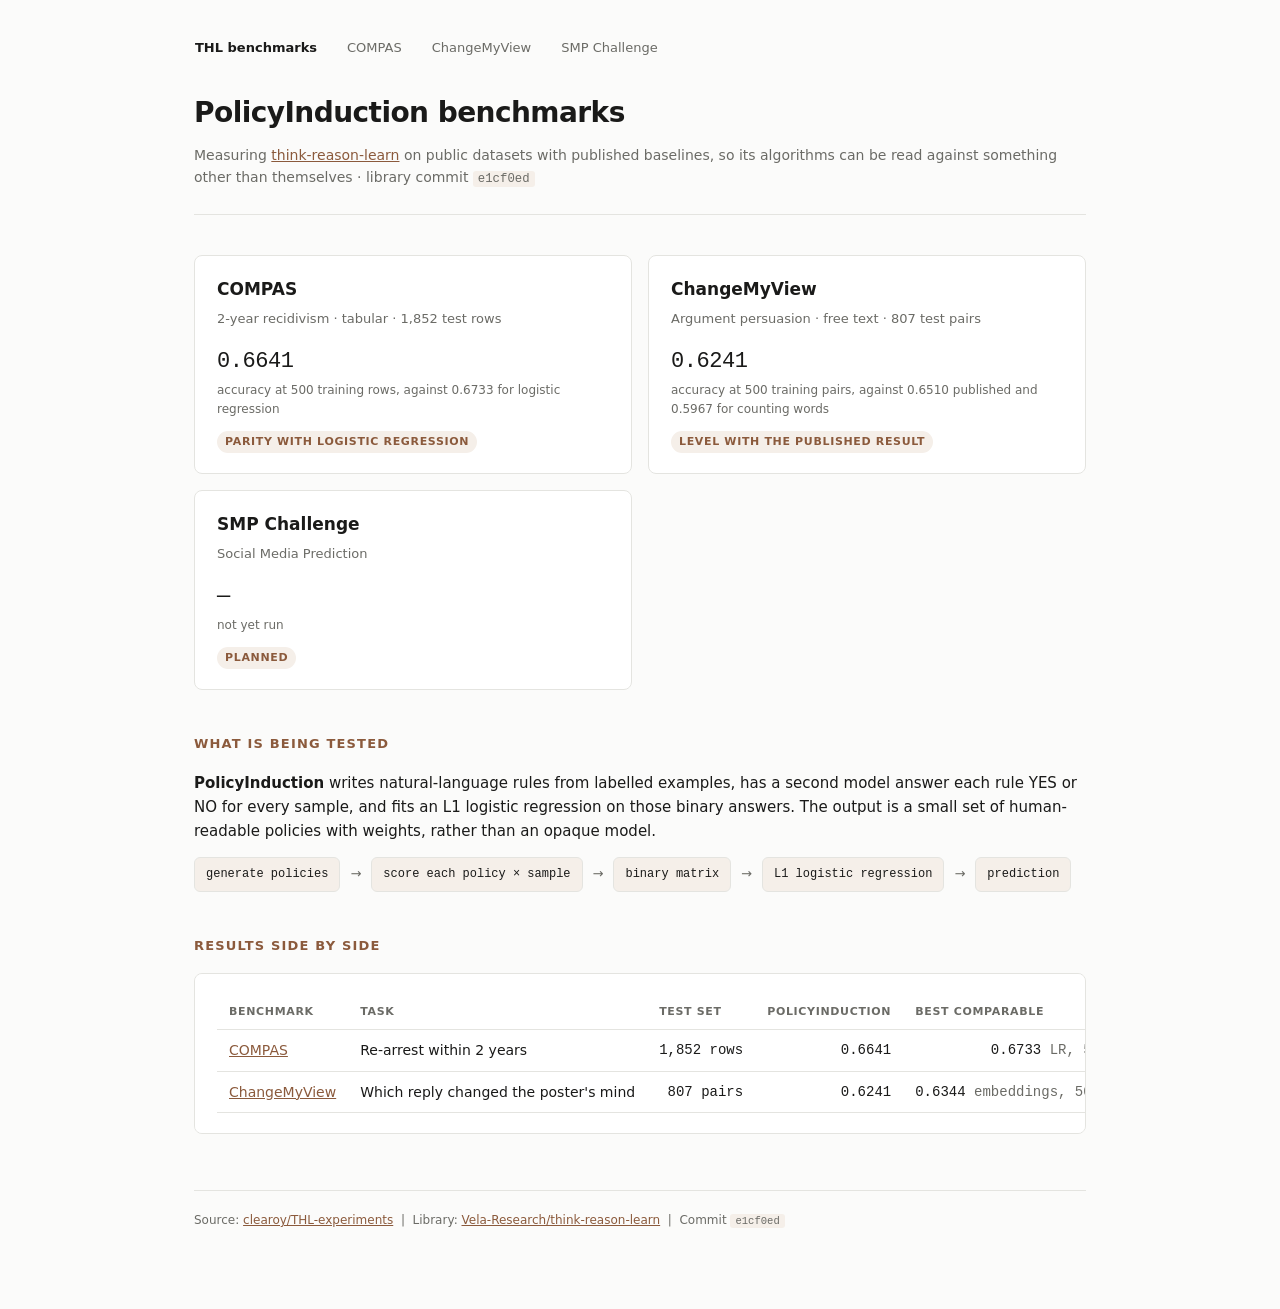
<file: dashboard/index.html>
<!doctype html>
<html lang="en">
<head>
<meta charset="utf-8">
<meta name="viewport" content="width=device-width, initial-scale=1">
<title>THL benchmarks</title>
<link rel="stylesheet" href="style.css">
</head>
<body>
<div class="wrap">

<nav>
  <a class="home" href="index.html">THL benchmarks</a>
  <a href="compas.html">COMPAS</a>
  <a href="cmv.html">ChangeMyView</a>
  <a href="smp.html">SMP Challenge</a>
</nav>

<header>
  <h1>PolicyInduction benchmarks</h1>
  <div class="sub">Measuring
    <a href="https://github.com/Vela-Research/think-reason-learn">think-reason-learn</a>
    on public datasets with published baselines, so its algorithms can be read
    against something other than themselves &middot; library commit
    <code>e1cf0ed</code></div>
</header>

<div class="bench">
  <a href="compas.html">
    <h3>COMPAS</h3>
    <div class="task">2-year recidivism &middot; tabular &middot; 1,852 test rows</div>
    <div class="head">0.6641</div>
    <div class="headnote">accuracy at 500 training rows, against 0.6733 for logistic regression</div>
    <div class="verdict">parity with logistic regression</div>
  </a>
  <a href="cmv.html">
    <h3>ChangeMyView</h3>
    <div class="task">Argument persuasion &middot; free text &middot; 807 test pairs</div>
    <div class="head">0.6241</div>
    <div class="headnote">accuracy at 500 training pairs, against 0.6510 published and 0.5967 for counting words</div>
    <div class="verdict">level with the published result</div>
  </a>
  <a href="smp.html">
    <h3>SMP Challenge</h3>
    <div class="task">Social Media Prediction</div>
    <div class="head">&mdash;</div>
    <div class="headnote">not yet run</div>
    <div class="verdict">planned</div>
  </a>
</div>

<h2>What is being tested</h2>

<p><b>PolicyInduction</b> writes natural-language rules from labelled examples,
  has a second model answer each rule YES or NO for every sample, and fits an L1
  logistic regression on those binary answers. The output is a small set of
  human-readable policies with weights, rather than an opaque model.</p>

<div class="flow">
  <span class="step">generate policies</span><span class="arrow">&rarr;</span>
  <span class="step">score each policy &times; sample</span><span class="arrow">&rarr;</span>
  <span class="step">binary matrix</span><span class="arrow">&rarr;</span>
  <span class="step">L1 logistic regression</span><span class="arrow">&rarr;</span>
  <span class="step">prediction</span>
</div>


<h2>Results side by side</h2>

<div class="card scroll">
  <table>
  <thead>
  <tr><th scope="col">Benchmark</th><th scope="col">Task</th><th scope="col">Test set</th><th scope="col">PolicyInduction</th>
        <th scope="col">Best comparable</th><th scope="col">Trivial baseline</th></tr>
  </thead>
  <tbody>
    <tr><td><a href="compas.html">COMPAS</a></td>
        <td>Re-arrest within 2 years</td>
        <td class="n">1,852 rows</td>
        <td class="n">0.6641</td>
        <td class="n">0.6733 <span class="pos">LR, 500 rows</span></td>
        <td class="n">0.5448 <span class="pos">majority</span></td></tr>
    <tr><td><a href="cmv.html">ChangeMyView</a></td>
        <td>Which reply changed the poster's mind</td>
        <td class="n">807 pairs</td>
        <td class="n">0.6241</td>
        <td class="n">0.6344 <span class="pos">embeddings, 500 pairs</span></td>
        <td class="n">0.5967 <span class="pos">word count</span></td></tr>
  </tbody>
</table>
</div>

<footer>
  Source: <a href="https://github.com/clearoy/THL-experiments">clearoy/THL-experiments</a>
  &nbsp;|&nbsp; Library: <a href="https://github.com/Vela-Research/think-reason-learn">Vela-Research/think-reason-learn</a>
  &nbsp;|&nbsp; Commit <code>e1cf0ed</code>
</footer>

</div>
</body>
</html>
</file>
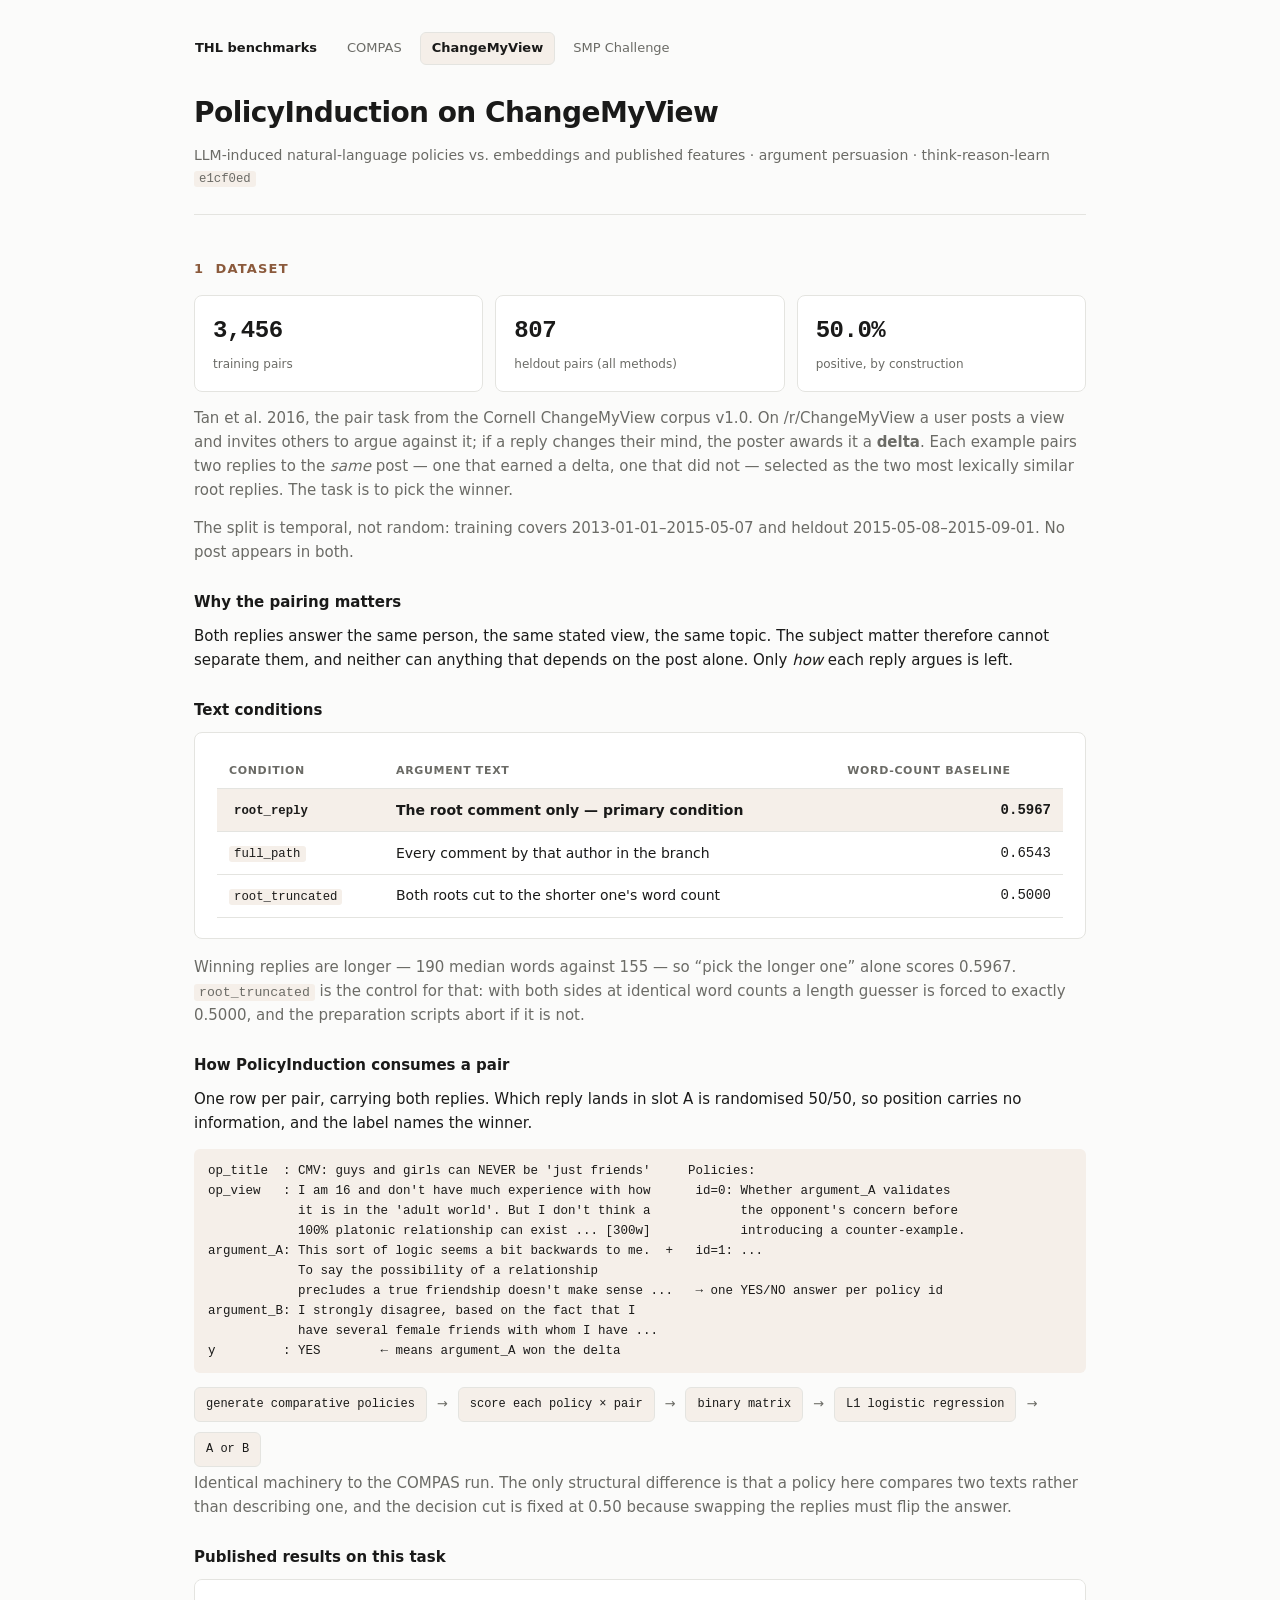
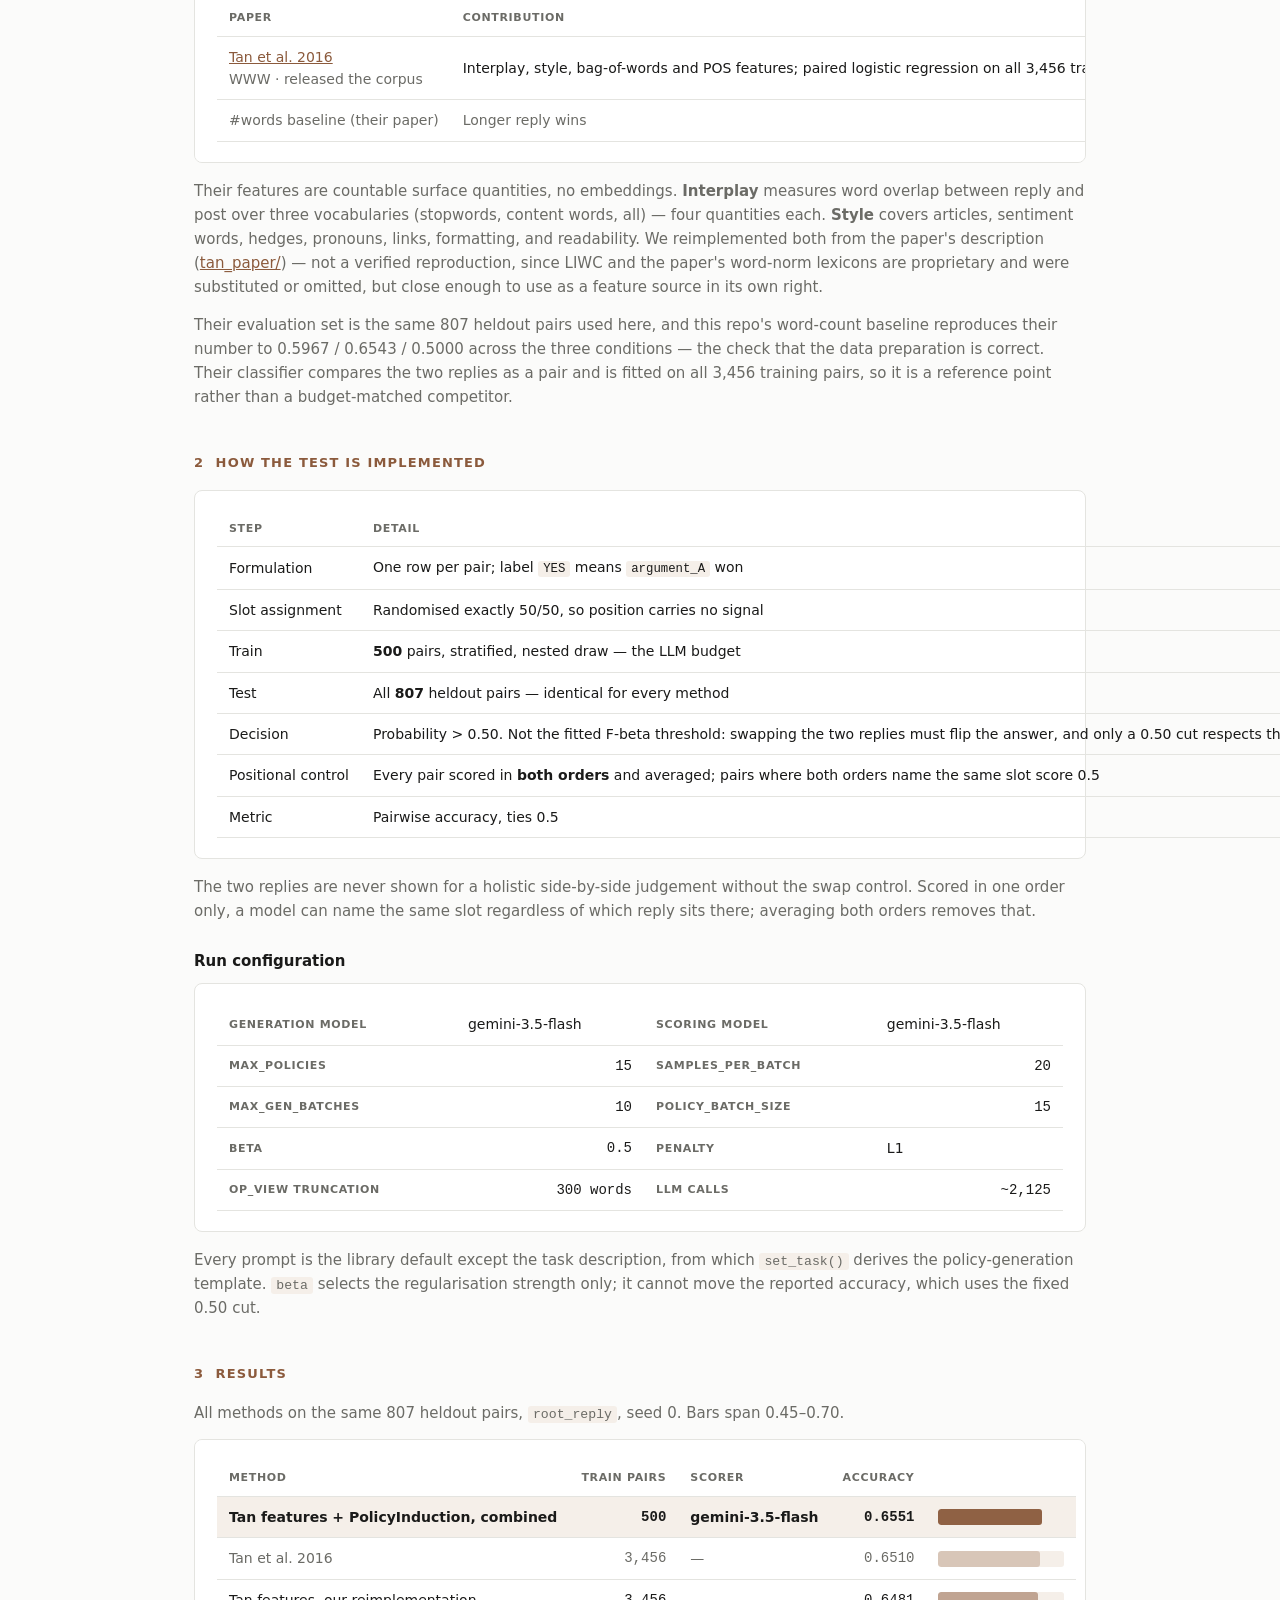
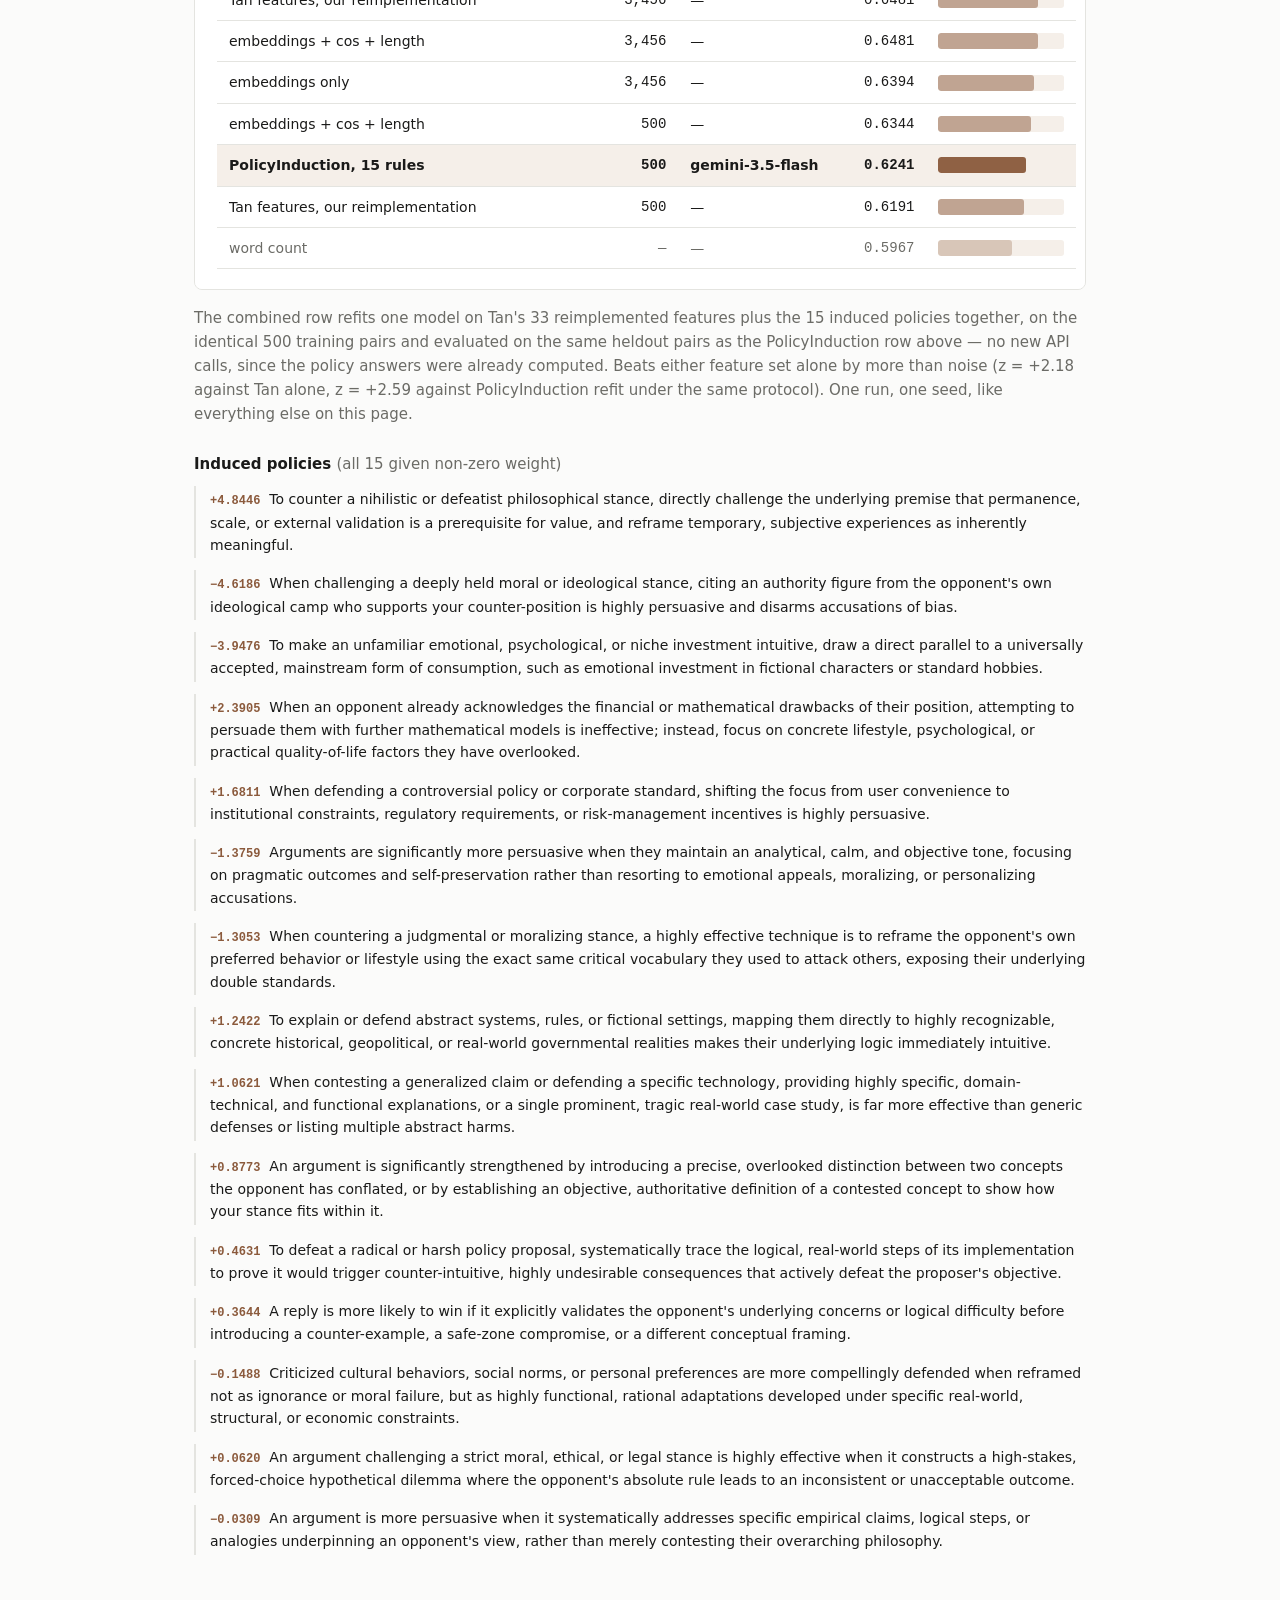
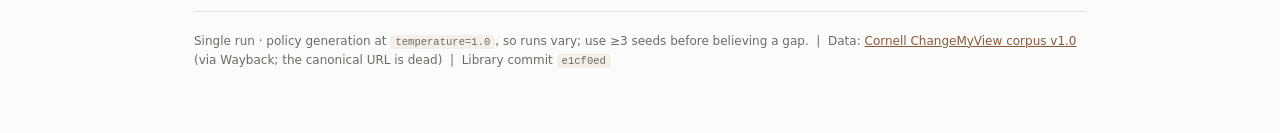
<file: dashboard/cmv.html>
<!doctype html>
<html lang="en">
<head>
<meta charset="utf-8">
<meta name="viewport" content="width=device-width, initial-scale=1">
<title>PolicyInduction on ChangeMyView</title>
<link rel="stylesheet" href="style.css">
</head>
<body>
<div class="wrap">

<nav>
  <a class="home" href="index.html">THL benchmarks</a>
  <a href="compas.html">COMPAS</a>
  <a href="cmv.html" aria-current="page">ChangeMyView</a>
  <a href="smp.html">SMP Challenge</a>
</nav>

<header>
  <h1>PolicyInduction on ChangeMyView</h1>
  <div class="sub">LLM-induced natural-language policies vs. embeddings and published features
    &middot; argument persuasion &middot; think-reason-learn <code>e1cf0ed</code></div>
</header>

<h2>1 &nbsp;Dataset</h2>

<div class="grid">
  <div class="stat"><b>3,456</b><span>training pairs</span></div>
  <div class="stat"><b>807</b><span>heldout pairs (all methods)</span></div>
  <div class="stat"><b>50.0%</b><span>positive, by construction</span></div>
</div>

<p class="muted" style="margin-top:14px">Tan et&nbsp;al. 2016, the pair task from
  the Cornell ChangeMyView corpus v1.0. On /r/ChangeMyView a user posts a view
  and invites others to argue against it; if a reply changes their mind, the
  poster awards it a <b>delta</b>. Each example pairs two replies to the
  <em>same</em> post &mdash; one that earned a delta, one that did not &mdash;
  selected as the two most lexically similar root replies. The task is to pick
  the winner.</p>

<p class="muted">The split is temporal, not random: training covers
  2013-01-01&ndash;2015-05-07 and heldout 2015-05-08&ndash;2015-09-01. No post
  appears in both.</p>

<h3>Why the pairing matters</h3>
<p>Both replies answer the same person, the same stated view, the same topic. The
  subject matter therefore cannot separate them, and neither can anything that
  depends on the post alone. Only <em>how</em> each reply argues is left.</p>

<h3>Text conditions</h3>
<div class="card scroll">
  <table>
  <thead>
  <tr><th scope="col">Condition</th><th scope="col">Argument text</th><th scope="col">Word-count baseline</th></tr>
  </thead>
  <tbody>
    <tr class="hi"><td><code>root_reply</code></td><td>The root comment only &mdash; primary condition</td><td class="n">0.5967</td></tr>
    <tr><td><code>full_path</code></td><td>Every comment by that author in the branch</td><td class="n">0.6543</td></tr>
    <tr><td><code>root_truncated</code></td><td>Both roots cut to the shorter one's word count</td><td class="n">0.5000</td></tr>
  </tbody>
</table>
</div>

<p class="muted">Winning replies are longer &mdash; 190 median words against 155
  &mdash; so &ldquo;pick the longer one&rdquo; alone scores 0.5967.
  <code>root_truncated</code> is the control for that: with both sides at
  identical word counts a length guesser is forced to exactly 0.5000, and the
  preparation scripts abort if it is not.</p>

<h3>How PolicyInduction consumes a pair</h3>
<p>One row per pair, carrying both replies. Which reply lands in slot A is
  randomised 50/50, so position carries no information, and the label names the
  winner.</p>

<pre>op_title  : CMV: guys and girls can NEVER be 'just friends'     Policies:
op_view   : I am 16 and don't have much experience with how      id=0: Whether argument_A validates
            it is in the 'adult world'. But I don't think a            the opponent's concern before
            100% platonic relationship can exist ... [300w]            introducing a counter-example.
argument_A: This sort of logic seems a bit backwards to me.  +   id=1: ...
            To say the possibility of a relationship
            precludes a true friendship doesn't make sense ...   &rarr; one YES/NO answer per policy id
argument_B: I strongly disagree, based on the fact that I
            have several female friends with whom I have ...
y         : YES        &larr; means argument_A won the delta</pre>

<div class="flow">
  <span class="step">generate comparative policies</span><span class="arrow">&rarr;</span>
  <span class="step">score each policy &times; pair</span><span class="arrow">&rarr;</span>
  <span class="step">binary matrix</span><span class="arrow">&rarr;</span>
  <span class="step">L1 logistic regression</span><span class="arrow">&rarr;</span>
  <span class="step">A or B</span>
</div>
<p class="muted">Identical machinery to the COMPAS run. The only structural
  difference is that a policy here compares two texts rather than describing one,
  and the decision cut is fixed at 0.50 because swapping the replies must flip
  the answer.</p>

<h3>Published results on this task</h3>
<div class="card scroll">
  <table>
  <thead>
  <tr><th scope="col">Paper</th><th scope="col">Contribution</th><th scope="col">Accuracy</th></tr>
  </thead>
  <tbody>
    <tr><td><a href="https://arxiv.org/abs/1602.01103">Tan et&nbsp;al. 2016</a><br><span class="pos">WWW &middot; released the corpus</span></td>
        <td>Interplay, style, bag-of-words and POS features; paired logistic regression on all 3,456 training pairs</td>
        <td class="n">65.1%</td></tr>
    <tr class="base"><td>#words baseline (their paper)</td>
        <td>Longer reply wins</td><td class="n">59.6%</td></tr>
  </tbody>
</table>
</div>

<p class="muted">Their features are countable surface quantities, no embeddings.
  <b>Interplay</b> measures word overlap between reply and post over three
  vocabularies (stopwords, content words, all) &mdash; four quantities each.
  <b>Style</b> covers articles, sentiment words, hedges, pronouns, links,
  formatting, and readability. We reimplemented both from the paper's
  description (<a href="https://github.com/clearoy/THL-experiments/tree/main/cmv/tan_paper">tan_paper/</a>)
  &mdash; not a verified reproduction, since LIWC and the paper's word-norm
  lexicons are proprietary and were substituted or omitted, but close enough
  to use as a feature source in its own right.</p>
<p class="muted">Their evaluation set is the same 807 heldout pairs used here,
  and this repo's word-count baseline reproduces their number to
  0.5967 / 0.6543 / 0.5000 across the three conditions &mdash; the check that the
  data preparation is correct. Their classifier compares the two replies as a
  pair and is fitted on all 3,456 training pairs, so it is a reference point
  rather than a budget-matched competitor.</p>

<h2>2 &nbsp;How the test is implemented</h2>

<div class="card">
  <table>
  <thead>
  <tr><th scope="col">Step</th><th scope="col">Detail</th></tr>
  </thead>
  <tbody>
    <tr><td>Formulation</td><td>One row per pair; label <code>YES</code> means <code>argument_A</code> won</td></tr>
    <tr><td>Slot assignment</td><td>Randomised exactly 50/50, so position carries no signal</td></tr>
    <tr><td>Train</td><td><b>500</b> pairs, stratified, nested draw &mdash; the LLM budget</td></tr>
    <tr><td>Test</td><td>All <b>807</b> heldout pairs &mdash; identical for every method</td></tr>
    <tr><td>Decision</td><td>Probability &gt; 0.50. Not the fitted F-beta threshold: swapping the two replies must flip the answer, and only a 0.50 cut respects that</td></tr>
    <tr><td>Positional control</td><td>Every pair scored in <b>both orders</b> and averaged; pairs where both orders name the same slot score 0.5</td></tr>
    <tr><td>Metric</td><td>Pairwise accuracy, ties 0.5</td></tr>
  </tbody>
</table>
</div>

<p class="muted">The two replies are never shown for a holistic side-by-side
  judgement without the swap control. Scored in one order only, a model can name
  the same slot regardless of which reply sits there; averaging both orders
  removes that.</p>

<h3>Run configuration</h3>
<div class="card scroll">
  <table>
    <tr><th id="cmv-t3r0c0">Generation model</th><td headers="cmv-t3r0c0">gemini-3.5-flash</td>
        <th id="cmv-t3r0c2">Scoring model</th><td headers="cmv-t3r0c2">gemini-3.5-flash</td></tr>
    <tr><th id="cmv-t3r1c0">max_policies</th><td headers="cmv-t3r1c0" class="n">15</td>
        <th id="cmv-t3r1c2">samples_per_batch</th><td headers="cmv-t3r1c2" class="n">20</td></tr>
    <tr><th id="cmv-t3r2c0">max_gen_batches</th><td headers="cmv-t3r2c0" class="n">10</td>
        <th id="cmv-t3r2c2">policy_batch_size</th><td headers="cmv-t3r2c2" class="n">15</td></tr>
    <tr><th id="cmv-t3r3c0">beta</th><td headers="cmv-t3r3c0" class="n">0.5</td>
        <th id="cmv-t3r3c2">penalty</th><td headers="cmv-t3r3c2">L1</td></tr>
    <tr><th id="cmv-t3r4c0">op_view truncation</th><td headers="cmv-t3r4c0" class="n">300 words</td>
        <th id="cmv-t3r4c2">LLM calls</th><td headers="cmv-t3r4c2" class="n">~2,125</td></tr>
  </table>
</div>
<p class="muted">Every prompt is the library default except the task description,
  from which <code>set_task()</code> derives the policy-generation template.
  <code>beta</code> selects the regularisation strength only; it cannot move the
  reported accuracy, which uses the fixed 0.50 cut.</p>

<h2>3 &nbsp;Results</h2>

<p class="muted">All methods on the same 807 heldout pairs, <code>root_reply</code>,
  seed 0. Bars span 0.45&ndash;0.70.</p>

<div class="card scroll">
  <table>
  <thead>
  <tr><th scope="col">Method</th><th scope="col">Train pairs</th><th scope="col">Scorer</th><th scope="col">Accuracy</th><th scope="col"></th></tr>
  </thead>
  <tbody>
    <tr class="hi"><td>Tan features + PolicyInduction, combined</td><td class="n">500</td><td>gemini-3.5-flash</td>
        <td class="n">0.6551</td><td class="bar-cell"><span class="bar"><i style="width:82.0%"></i></span></td></tr>
    <tr class="base"><td>Tan et&nbsp;al. 2016</td><td class="n">3,456</td><td>&mdash;</td>
        <td class="n">0.6510</td><td class="bar-cell"><span class="bar"><i style="width:80.4%"></i></span></td></tr>
    <tr><td>Tan features, our reimplementation</td><td class="n">3,456</td><td>&mdash;</td>
        <td class="n">0.6481</td><td class="bar-cell"><span class="bar"><i style="width:79.2%"></i></span></td></tr>
    <tr><td>embeddings + cos + length</td><td class="n">3,456</td><td>&mdash;</td>
        <td class="n">0.6481</td><td class="bar-cell"><span class="bar"><i style="width:79.2%"></i></span></td></tr>
    <tr><td>embeddings only</td><td class="n">3,456</td><td>&mdash;</td>
        <td class="n">0.6394</td><td class="bar-cell"><span class="bar"><i style="width:75.8%"></i></span></td></tr>
    <tr><td>embeddings + cos + length</td><td class="n">500</td><td>&mdash;</td>
        <td class="n">0.6344</td><td class="bar-cell"><span class="bar"><i style="width:73.8%"></i></span></td></tr>
    <tr class="hi"><td>PolicyInduction, 15 rules</td><td class="n">500</td><td>gemini-3.5-flash</td>
        <td class="n">0.6241</td><td class="bar-cell"><span class="bar"><i style="width:69.6%"></i></span></td></tr>
    <tr><td>Tan features, our reimplementation</td><td class="n">500</td><td>&mdash;</td>
        <td class="n">0.6191</td><td class="bar-cell"><span class="bar"><i style="width:67.6%"></i></span></td></tr>
    <tr class="base"><td>word count</td><td class="n">&mdash;</td><td>&mdash;</td>
        <td class="n">0.5967</td><td class="bar-cell"><span class="bar"><i style="width:58.7%"></i></span></td></tr>
  </tbody>
</table>
</div>

<p class="muted">The combined row refits one model on Tan's 33 reimplemented
  features plus the 15 induced policies together, on the identical 500
  training pairs and evaluated on the same heldout pairs as the
  PolicyInduction row above &mdash; no new API calls, since the policy answers
  were already computed. Beats either feature set alone by more than noise
  (z&nbsp;=&nbsp;+2.18 against Tan alone, z&nbsp;=&nbsp;+2.59 against
  PolicyInduction refit under the same protocol). One run, one seed, like
  everything else on this page.</p>

<h3>Induced policies <span class="muted" style="font-weight:400">(all 15 given non-zero weight)</span></h3>

<div class="pol"><span class="w">+4.8446</span> &nbsp;To counter a nihilistic or defeatist philosophical stance, directly challenge the underlying premise that permanence, scale, or external validation is a prerequisite for value, and reframe temporary, subjective experiences as inherently meaningful.</div>
<div class="pol"><span class="w">&minus;4.6186</span> &nbsp;When challenging a deeply held moral or ideological stance, citing an authority figure from the opponent's own ideological camp who supports your counter-position is highly persuasive and disarms accusations of bias.</div>
<div class="pol"><span class="w">&minus;3.9476</span> &nbsp;To make an unfamiliar emotional, psychological, or niche investment intuitive, draw a direct parallel to a universally accepted, mainstream form of consumption, such as emotional investment in fictional characters or standard hobbies.</div>
<div class="pol"><span class="w">+2.3905</span> &nbsp;When an opponent already acknowledges the financial or mathematical drawbacks of their position, attempting to persuade them with further mathematical models is ineffective; instead, focus on concrete lifestyle, psychological, or practical quality-of-life factors they have overlooked.</div>
<div class="pol"><span class="w">+1.6811</span> &nbsp;When defending a controversial policy or corporate standard, shifting the focus from user convenience to institutional constraints, regulatory requirements, or risk-management incentives is highly persuasive.</div>
<div class="pol"><span class="w">&minus;1.3759</span> &nbsp;Arguments are significantly more persuasive when they maintain an analytical, calm, and objective tone, focusing on pragmatic outcomes and self-preservation rather than resorting to emotional appeals, moralizing, or personalizing accusations.</div>
<div class="pol"><span class="w">&minus;1.3053</span> &nbsp;When countering a judgmental or moralizing stance, a highly effective technique is to reframe the opponent's own preferred behavior or lifestyle using the exact same critical vocabulary they used to attack others, exposing their underlying double standards.</div>
<div class="pol"><span class="w">+1.2422</span> &nbsp;To explain or defend abstract systems, rules, or fictional settings, mapping them directly to highly recognizable, concrete historical, geopolitical, or real-world governmental realities makes their underlying logic immediately intuitive.</div>
<div class="pol"><span class="w">+1.0621</span> &nbsp;When contesting a generalized claim or defending a specific technology, providing highly specific, domain-technical, and functional explanations, or a single prominent, tragic real-world case study, is far more effective than generic defenses or listing multiple abstract harms.</div>
<div class="pol"><span class="w">+0.8773</span> &nbsp;An argument is significantly strengthened by introducing a precise, overlooked distinction between two concepts the opponent has conflated, or by establishing an objective, authoritative definition of a contested concept to show how your stance fits within it.</div>
<div class="pol"><span class="w">+0.4631</span> &nbsp;To defeat a radical or harsh policy proposal, systematically trace the logical, real-world steps of its implementation to prove it would trigger counter-intuitive, highly undesirable consequences that actively defeat the proposer's objective.</div>
<div class="pol"><span class="w">+0.3644</span> &nbsp;A reply is more likely to win if it explicitly validates the opponent's underlying concerns or logical difficulty before introducing a counter-example, a safe-zone compromise, or a different conceptual framing.</div>
<div class="pol"><span class="w">&minus;0.1488</span> &nbsp;Criticized cultural behaviors, social norms, or personal preferences are more compellingly defended when reframed not as ignorance or moral failure, but as highly functional, rational adaptations developed under specific real-world, structural, or economic constraints.</div>
<div class="pol"><span class="w">+0.0620</span> &nbsp;An argument challenging a strict moral, ethical, or legal stance is highly effective when it constructs a high-stakes, forced-choice hypothetical dilemma where the opponent's absolute rule leads to an inconsistent or unacceptable outcome.</div>
<div class="pol"><span class="w">&minus;0.0309</span> &nbsp;An argument is more persuasive when it systematically addresses specific empirical claims, logical steps, or analogies underpinning an opponent's view, rather than merely contesting their overarching philosophy.</div>

<footer>
  Single run &middot; policy generation at <code>temperature=1.0</code>, so runs vary; use &ge;3 seeds before believing a gap.
  &nbsp;|&nbsp; Data: <a href="https://chenhaot.com/pages/changemyview.html">Cornell ChangeMyView corpus v1.0</a> (via Wayback; the canonical URL is dead)
  &nbsp;|&nbsp; Library commit <code>e1cf0ed</code>
</footer>

</div>
</body>
</html>
</file>
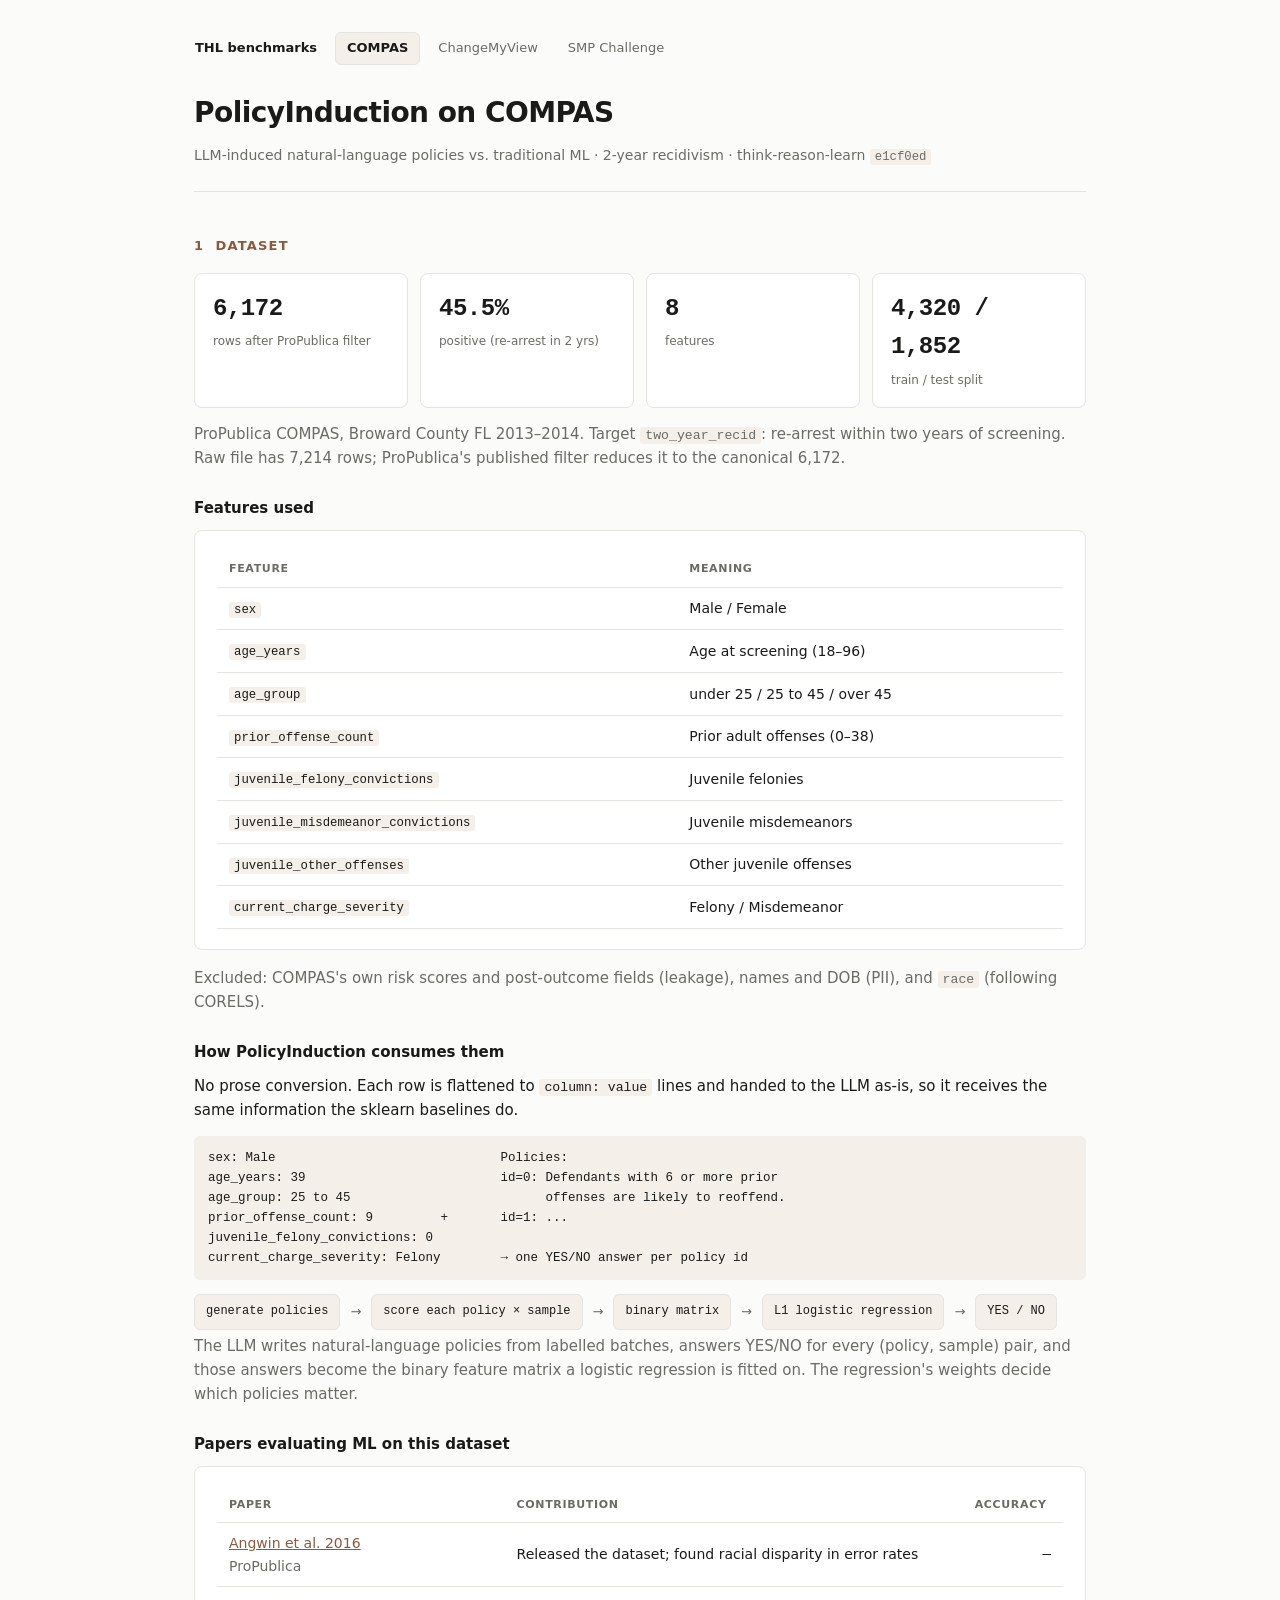
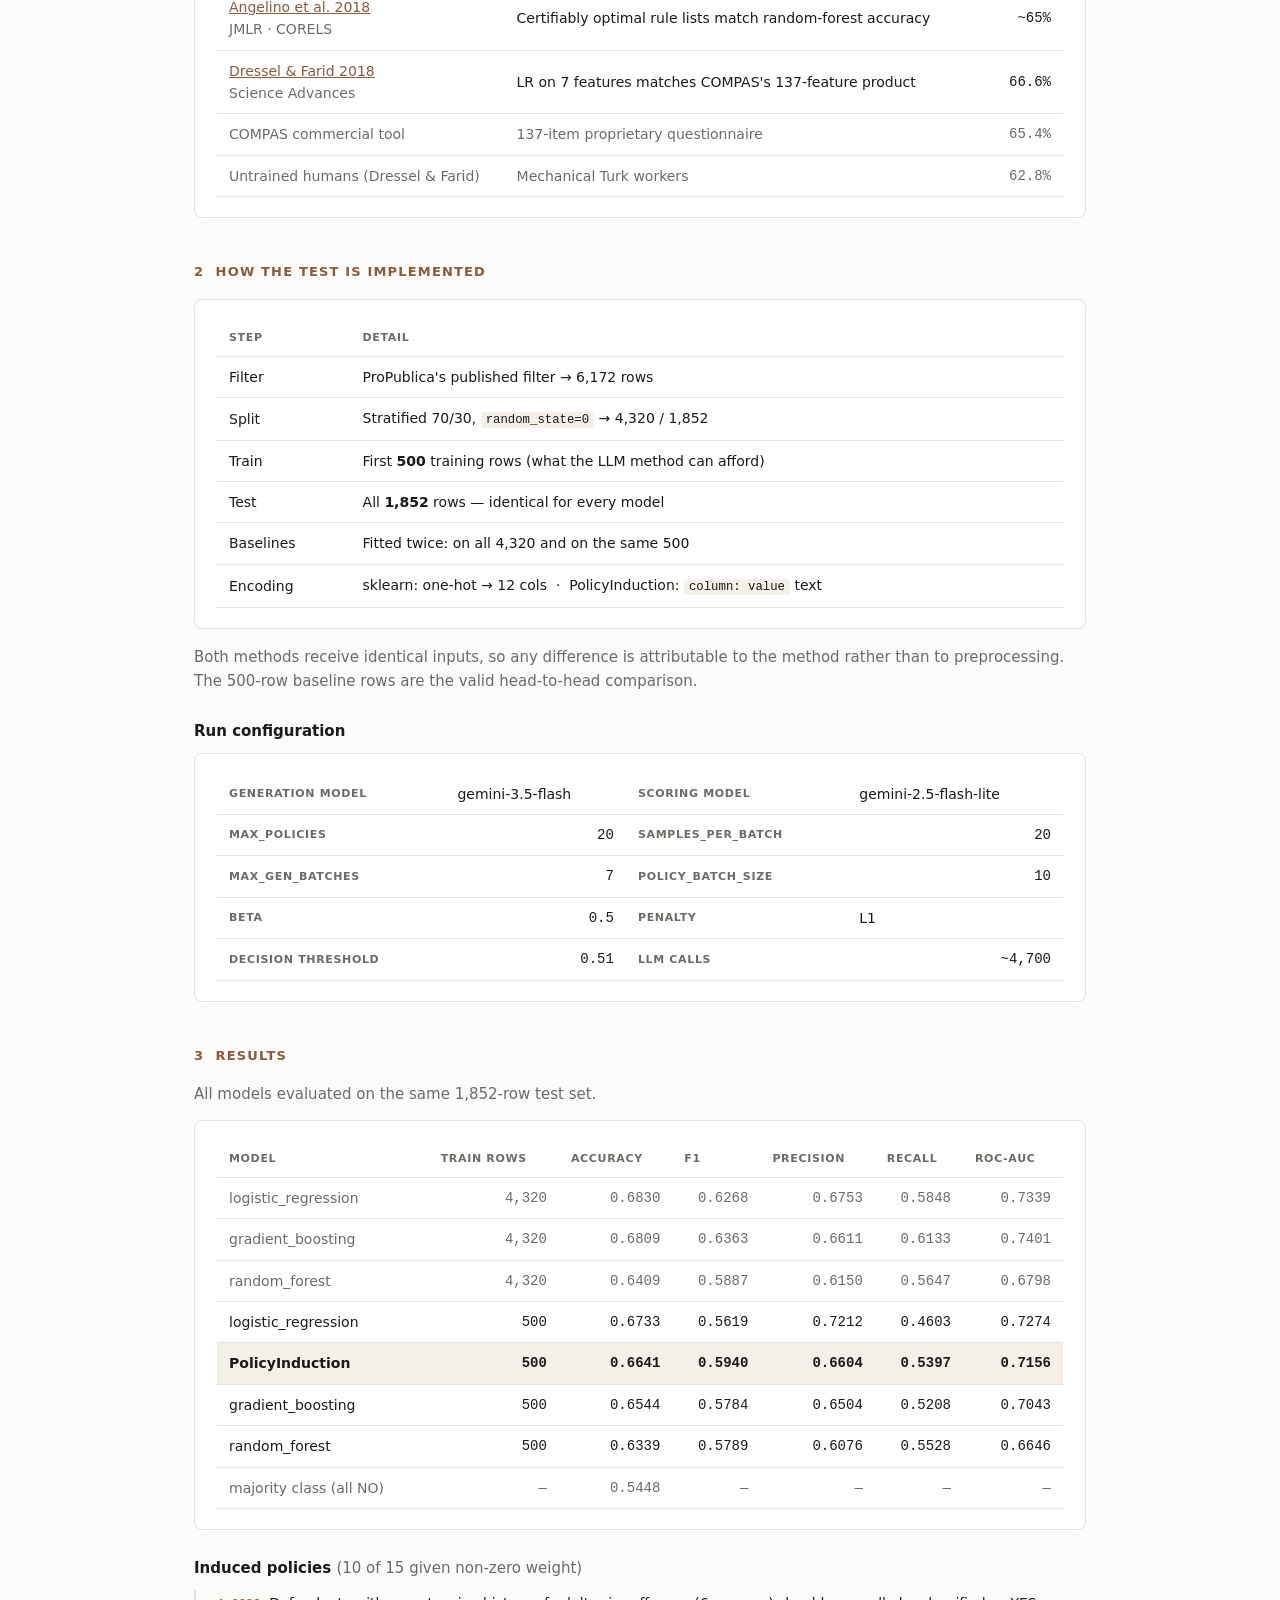
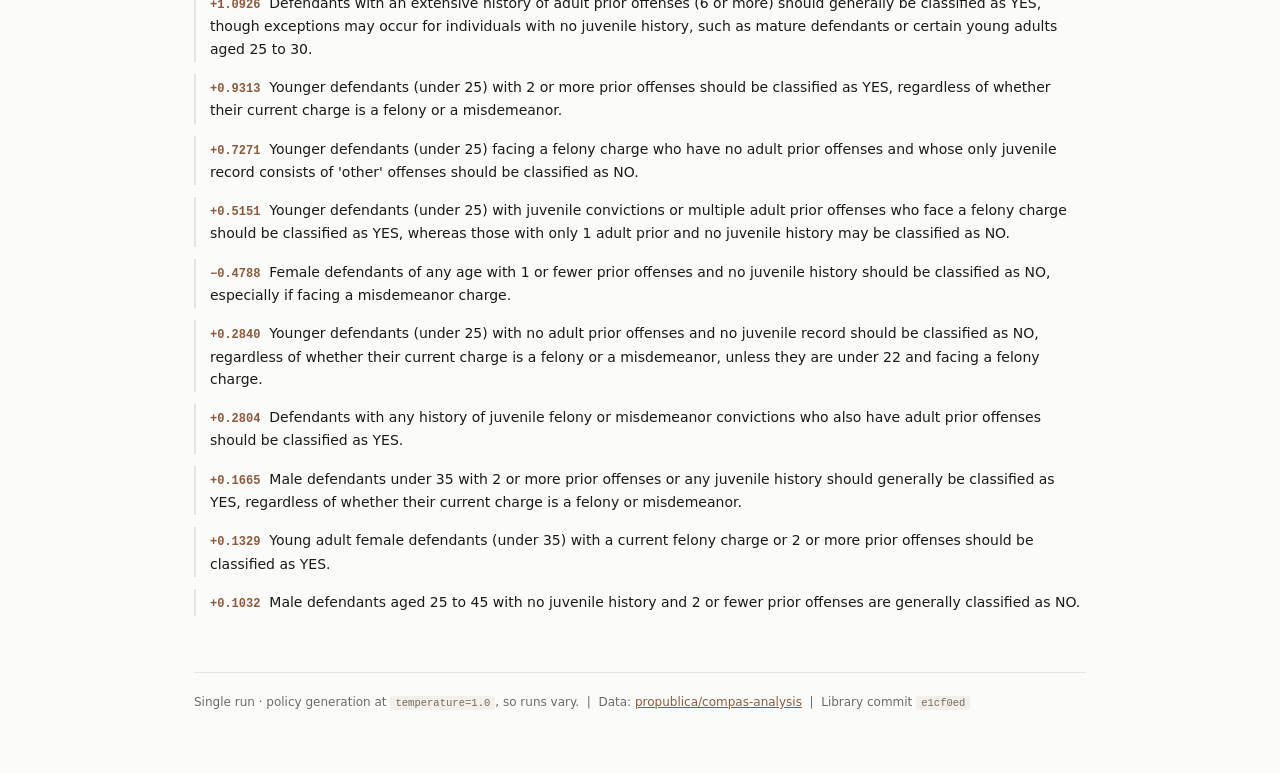
<file: dashboard/compas.html>
<!doctype html>
<html lang="en">
<head>
<meta charset="utf-8">
<meta name="viewport" content="width=device-width, initial-scale=1">
<title>PolicyInduction on COMPAS</title>
<link rel="stylesheet" href="style.css">
</head>
<body>
<div class="wrap">

<nav>
  <a class="home" href="index.html">THL benchmarks</a>
  <a href="compas.html" aria-current="page">COMPAS</a>
  <a href="cmv.html">ChangeMyView</a>
  <a href="smp.html">SMP Challenge</a>
</nav>

<header>
  <h1>PolicyInduction on COMPAS</h1>
  <div class="sub">LLM-induced natural-language policies vs. traditional ML &middot;
    2-year recidivism &middot; think-reason-learn <code>e1cf0ed</code></div>
</header>

<h2>1 &nbsp;Dataset</h2>

<div class="grid">
  <div class="stat"><b>6,172</b><span>rows after ProPublica filter</span></div>
  <div class="stat"><b>45.5%</b><span>positive (re-arrest in 2 yrs)</span></div>
  <div class="stat"><b>8</b><span>features</span></div>
  <div class="stat"><b>4,320 / 1,852</b><span>train / test split</span></div>
</div>

<p class="muted" style="margin-top:14px">ProPublica COMPAS, Broward County FL
  2013&ndash;2014. Target <code>two_year_recid</code>: re-arrest within two years
  of screening. Raw file has 7,214 rows; ProPublica's published filter reduces it
  to the canonical 6,172.</p>

<h3>Features used</h3>
<div class="card scroll">
  <table>
  <thead>
  <tr><th scope="col">Feature</th><th scope="col">Meaning</th></tr>
  </thead>
  <tbody>
    <tr><td><code>sex</code></td><td>Male / Female</td></tr>
    <tr><td><code>age_years</code></td><td>Age at screening (18&ndash;96)</td></tr>
    <tr><td><code>age_group</code></td><td>under 25 / 25 to 45 / over 45</td></tr>
    <tr><td><code>prior_offense_count</code></td><td>Prior adult offenses (0&ndash;38)</td></tr>
    <tr><td><code>juvenile_felony_convictions</code></td><td>Juvenile felonies</td></tr>
    <tr><td><code>juvenile_misdemeanor_convictions</code></td><td>Juvenile misdemeanors</td></tr>
    <tr><td><code>juvenile_other_offenses</code></td><td>Other juvenile offenses</td></tr>
    <tr><td><code>current_charge_severity</code></td><td>Felony / Misdemeanor</td></tr>
  </tbody>
</table>
</div>

<p class="muted">Excluded: COMPAS's own risk scores and post-outcome fields
  (leakage), names and DOB (PII), and <code>race</code> (following CORELS).</p>

<h3>How PolicyInduction consumes them</h3>
<p>No prose conversion. Each row is flattened to <code>column: value</code> lines
  and handed to the LLM as-is, so it receives the same information the sklearn
  baselines do.</p>

<pre>sex: Male                              Policies:
age_years: 39                          id=0: Defendants with 6 or more prior
age_group: 25 to 45                          offenses are likely to reoffend.
prior_offense_count: 9         +       id=1: ...
juvenile_felony_convictions: 0
current_charge_severity: Felony        &rarr; one YES/NO answer per policy id</pre>

<div class="flow">
  <span class="step">generate policies</span><span class="arrow">&rarr;</span>
  <span class="step">score each policy &times; sample</span><span class="arrow">&rarr;</span>
  <span class="step">binary matrix</span><span class="arrow">&rarr;</span>
  <span class="step">L1 logistic regression</span><span class="arrow">&rarr;</span>
  <span class="step">YES / NO</span>
</div>
<p class="muted">The LLM writes natural-language policies from labelled batches,
  answers YES/NO for every (policy, sample) pair, and those answers become the
  binary feature matrix a logistic regression is fitted on. The regression's
  weights decide which policies matter.</p>

<h3>Papers evaluating ML on this dataset</h3>
<div class="card scroll">
  <table>
  <thead>
  <tr><th scope="col">Paper</th><th scope="col">Contribution</th><th scope="col">Accuracy</th></tr>
  </thead>
  <tbody>
    <tr><td><a href="https://www.propublica.org/article/how-we-analyzed-the-compas-recidivism-algorithm">Angwin et&nbsp;al. 2016</a><br><span class="pos">ProPublica</span></td>
        <td>Released the dataset; found racial disparity in error rates</td>
        <td class="n">&mdash;</td></tr>
    <tr><td><a href="https://jmlr.org/papers/v18/17-716.html">Angelino et&nbsp;al. 2018</a><br><span class="pos">JMLR &middot; CORELS</span></td>
        <td>Certifiably optimal rule lists match random-forest accuracy</td>
        <td class="n">~65%</td></tr>
    <tr><td><a href="https://www.science.org/doi/10.1126/sciadv.aao5580">Dressel &amp; Farid 2018</a><br><span class="pos">Science Advances</span></td>
        <td>LR on 7 features matches COMPAS's 137-feature product</td>
        <td class="n">66.6%</td></tr>
    <tr class="base"><td>COMPAS commercial tool</td><td>137-item proprietary questionnaire</td><td class="n">65.4%</td></tr>
    <tr class="base"><td>Untrained humans (Dressel &amp; Farid)</td><td>Mechanical Turk workers</td><td class="n">62.8%</td></tr>
  </tbody>
</table>
</div>

<h2>2 &nbsp;How the test is implemented</h2>

<div class="card">
  <table>
  <thead>
  <tr><th scope="col">Step</th><th scope="col">Detail</th></tr>
  </thead>
  <tbody>
    <tr><td>Filter</td><td>ProPublica's published filter &rarr; 6,172 rows</td></tr>
    <tr><td>Split</td><td>Stratified 70/30, <code>random_state=0</code> &rarr; 4,320 / 1,852</td></tr>
    <tr><td>Train</td><td>First <b>500</b> training rows (what the LLM method can afford)</td></tr>
    <tr><td>Test</td><td>All <b>1,852</b> rows &mdash; identical for every model</td></tr>
    <tr><td>Baselines</td><td>Fitted twice: on all 4,320 and on the same 500</td></tr>
    <tr><td>Encoding</td><td>sklearn: one-hot &rarr; 12 cols &nbsp;&middot;&nbsp; PolicyInduction: <code>column: value</code> text</td></tr>
  </tbody>
</table>
</div>

<p class="muted">Both methods receive identical inputs, so any difference is
  attributable to the method rather than to preprocessing. The 500-row baseline
  rows are the valid head-to-head comparison.</p>

<h3>Run configuration</h3>
<div class="card scroll">
  <table>
    <tr><th id="compas-t3r0c0">Generation model</th><td headers="compas-t3r0c0">gemini-3.5-flash</td>
        <th id="compas-t3r0c2">Scoring model</th><td headers="compas-t3r0c2">gemini-2.5-flash-lite</td></tr>
    <tr><th id="compas-t3r1c0">max_policies</th><td headers="compas-t3r1c0" class="n">20</td>
        <th id="compas-t3r1c2">samples_per_batch</th><td headers="compas-t3r1c2" class="n">20</td></tr>
    <tr><th id="compas-t3r2c0">max_gen_batches</th><td headers="compas-t3r2c0" class="n">7</td>
        <th id="compas-t3r2c2">policy_batch_size</th><td headers="compas-t3r2c2" class="n">10</td></tr>
    <tr><th id="compas-t3r3c0">beta</th><td headers="compas-t3r3c0" class="n">0.5</td>
        <th id="compas-t3r3c2">penalty</th><td headers="compas-t3r3c2">L1</td></tr>
    <tr><th id="compas-t3r4c0">Decision threshold</th><td headers="compas-t3r4c0" class="n">0.51</td>
        <th id="compas-t3r4c2">LLM calls</th><td headers="compas-t3r4c2" class="n">~4,700</td></tr>
  </table>
</div>

<h2>3 &nbsp;Results</h2>

<p class="muted">All models evaluated on the same 1,852-row test set.</p>

<div class="card scroll">
  <table>
  <thead>
  <tr><th scope="col">Model</th><th scope="col">Train rows</th><th scope="col">Accuracy</th><th scope="col">F1</th>
        <th scope="col">Precision</th><th scope="col">Recall</th><th scope="col">ROC-AUC</th></tr>
  </thead>
  <tbody>
    <tr class="base"><td>logistic_regression</td><td class="n">4,320</td><td class="n">0.6830</td><td class="n">0.6268</td><td class="n">0.6753</td><td class="n">0.5848</td><td class="n">0.7339</td></tr>
    <tr class="base"><td>gradient_boosting</td><td class="n">4,320</td><td class="n">0.6809</td><td class="n">0.6363</td><td class="n">0.6611</td><td class="n">0.6133</td><td class="n">0.7401</td></tr>
    <tr class="base"><td>random_forest</td><td class="n">4,320</td><td class="n">0.6409</td><td class="n">0.5887</td><td class="n">0.6150</td><td class="n">0.5647</td><td class="n">0.6798</td></tr>
    <tr><td>logistic_regression</td><td class="n">500</td><td class="n">0.6733</td><td class="n">0.5619</td><td class="n">0.7212</td><td class="n">0.4603</td><td class="n">0.7274</td></tr>
    <tr class="hi"><td>PolicyInduction</td><td class="n">500</td><td class="n">0.6641</td><td class="n">0.5940</td><td class="n">0.6604</td><td class="n">0.5397</td><td class="n">0.7156</td></tr>
    <tr><td>gradient_boosting</td><td class="n">500</td><td class="n">0.6544</td><td class="n">0.5784</td><td class="n">0.6504</td><td class="n">0.5208</td><td class="n">0.7043</td></tr>
    <tr><td>random_forest</td><td class="n">500</td><td class="n">0.6339</td><td class="n">0.5789</td><td class="n">0.6076</td><td class="n">0.5528</td><td class="n">0.6646</td></tr>
    <tr class="base"><td>majority class (all NO)</td><td class="n">&mdash;</td><td class="n">0.5448</td><td class="n">&mdash;</td><td class="n">&mdash;</td><td class="n">&mdash;</td><td class="n">&mdash;</td></tr>
  </tbody>
</table>
</div>

<h3>Induced policies <span class="muted" style="font-weight:400">(10 of 15 given non-zero weight)</span></h3>

<div class="pol"><span class="w">+1.0926</span> &nbsp;Defendants with an extensive history of adult prior offenses (6 or more) should generally be classified as YES, though exceptions may occur for individuals with no juvenile history, such as mature defendants or certain young adults aged 25 to 30.</div>
<div class="pol"><span class="w">+0.9313</span> &nbsp;Younger defendants (under 25) with 2 or more prior offenses should be classified as YES, regardless of whether their current charge is a felony or a misdemeanor.</div>
<div class="pol"><span class="w">+0.7271</span> &nbsp;Younger defendants (under 25) facing a felony charge who have no adult prior offenses and whose only juvenile record consists of 'other' offenses should be classified as NO.</div>
<div class="pol"><span class="w">+0.5151</span> &nbsp;Younger defendants (under 25) with juvenile convictions or multiple adult prior offenses who face a felony charge should be classified as YES, whereas those with only 1 adult prior and no juvenile history may be classified as NO.</div>
<div class="pol"><span class="w">&minus;0.4788</span> &nbsp;Female defendants of any age with 1 or fewer prior offenses and no juvenile history should be classified as NO, especially if facing a misdemeanor charge.</div>
<div class="pol"><span class="w">+0.2840</span> &nbsp;Younger defendants (under 25) with no adult prior offenses and no juvenile record should be classified as NO, regardless of whether their current charge is a felony or a misdemeanor, unless they are under 22 and facing a felony charge.</div>
<div class="pol"><span class="w">+0.2804</span> &nbsp;Defendants with any history of juvenile felony or misdemeanor convictions who also have adult prior offenses should be classified as YES.</div>
<div class="pol"><span class="w">+0.1665</span> &nbsp;Male defendants under 35 with 2 or more prior offenses or any juvenile history should generally be classified as YES, regardless of whether their current charge is a felony or misdemeanor.</div>
<div class="pol"><span class="w">+0.1329</span> &nbsp;Young adult female defendants (under 35) with a current felony charge or 2 or more prior offenses should be classified as YES.</div>
<div class="pol"><span class="w">+0.1032</span> &nbsp;Male defendants aged 25 to 45 with no juvenile history and 2 or fewer prior offenses are generally classified as NO.</div>

<footer>
  Single run &middot; policy generation at <code>temperature=1.0</code>, so runs vary.
  &nbsp;|&nbsp; Data: <a href="https://github.com/propublica/compas-analysis">propublica/compas-analysis</a>
  &nbsp;|&nbsp; Library commit <code>e1cf0ed</code>
</footer>

</div>
</body>
</html>
</file>
<file: dashboard/style.css>
:root{
  --bg:#fbfbfa; --panel:#fff; --ink:#1a1a19; --muted:#6b6b66; --line:#e4e4e0;
  --accent:#8b5a3c; --accent-soft:#f5efe9; --mono:ui-monospace,SFMono-Regular,Menlo,monospace;
}
@media (prefers-color-scheme:dark){
  :root{ --bg:#17171a; --panel:#1e1e22; --ink:#eceae6; --muted:#9a978f;
         --line:#2e2e34; --accent:#d69a72; --accent-soft:#2a2320; }
}
*{box-sizing:border-box}
body{margin:0;background:var(--bg);color:var(--ink);
     font:15px/1.6 ui-sans-serif,system-ui,-apple-system,"Segoe UI",sans-serif;}
.wrap{max-width:940px;margin:0 auto;padding:32px 24px 80px}
header{border-bottom:1px solid var(--line);padding-bottom:24px;margin-bottom:40px}
h1{font-size:28px;margin:0 0 8px;letter-spacing:-.02em}
.sub{color:var(--muted);font-size:14px}
h2{font-size:13px;text-transform:uppercase;letter-spacing:.09em;color:var(--accent);
   margin:44px 0 16px;font-weight:600}
h3{font-size:15px;margin:26px 0 10px;font-weight:600}
p{margin:0 0 14px}
.muted{color:var(--muted)}
code{font-family:var(--mono);font-size:.88em;background:var(--accent-soft);
     padding:1px 5px;border-radius:3px}
.card{background:var(--panel);border:1px solid var(--line);border-radius:8px;
      padding:20px 22px;margin-bottom:16px}
.scroll{overflow-x:auto;-webkit-overflow-scrolling:touch}
table{border-collapse:collapse;width:100%;font-size:14px;min-width:560px}
th,td{text-align:left;padding:9px 12px;border-bottom:1px solid var(--line);
      white-space:nowrap}
th{font-size:11px;text-transform:uppercase;letter-spacing:.06em;color:var(--muted);
   font-weight:600}
td.n{font-family:var(--mono);text-align:right}
td.wrap-cell{white-space:normal;min-width:280px}
tr.hi td{background:var(--accent-soft);font-weight:600}
tr.base td{color:var(--muted)}
.grid{display:grid;grid-template-columns:repeat(auto-fit,minmax(190px,1fr));gap:12px}
.stat{background:var(--panel);border:1px solid var(--line);border-radius:8px;padding:16px 18px}
.stat b{display:block;font-size:24px;font-family:var(--mono);letter-spacing:-.02em}
.stat span{font-size:12px;color:var(--muted)}
.flow{display:flex;flex-wrap:wrap;align-items:center;gap:10px;font-size:13px;margin:6px 0 4px}
.step{background:var(--accent-soft);border:1px solid var(--line);border-radius:6px;
      padding:7px 11px;font-family:var(--mono);font-size:12px}
.arrow{color:var(--muted)}
ul{margin:0 0 14px;padding-left:20px} li{margin-bottom:5px}
a{color:var(--accent)}
.pol{border-left:2px solid var(--line);padding:2px 0 2px 14px;margin-bottom:12px;font-size:14px}
.w{font-family:var(--mono);font-size:12px;color:var(--accent);font-weight:600}
.pos{color:var(--muted)}
footer{margin-top:56px;padding-top:20px;border-top:1px solid var(--line);
       font-size:12px;color:var(--muted)}
pre{font-family:var(--mono);font-size:12.5px;background:var(--accent-soft);
    padding:12px 14px;border-radius:6px;overflow-x:auto;margin:0 0 14px}

/* ── site navigation ─────────────────────────────────────────────────────── */
nav{display:flex;gap:6px;align-items:center;flex-wrap:wrap;
    padding:0 0 22px;margin-bottom:4px;font-size:13px}
nav a{display:inline-block;padding:5px 11px;border-radius:6px;text-decoration:none;
      color:var(--muted);border:1px solid transparent}
nav a:hover{background:var(--accent-soft);color:var(--ink)}
nav a[aria-current="page"]{background:var(--accent-soft);color:var(--ink);
      border-color:var(--line);font-weight:600}
nav .home{font-weight:600;color:var(--ink);padding-left:0}
nav .home:hover{background:none}

/* ── result bars: pure CSS, width set inline ─────────────────────────────── */
td.bar-cell{width:190px;min-width:150px}
.bar{position:relative;display:block;height:16px;border-radius:3px;
     background:var(--accent-soft);overflow:hidden}
.bar i{position:absolute;inset:0 auto 0 0;background:var(--accent);opacity:.5;
       border-radius:3px}
tr.hi .bar i{opacity:.95}
tr.base .bar i{opacity:.28}

/* ── landing page cards ──────────────────────────────────────────────────── */
.bench{display:grid;grid-template-columns:repeat(auto-fit,minmax(300px,1fr));gap:16px;
       margin-bottom:24px}
.bench a{display:block;text-decoration:none;color:inherit;background:var(--panel);
         border:1px solid var(--line);border-radius:8px;padding:20px 22px;height:100%}
.bench a:hover{border-color:var(--accent)}
.bench h3{margin:0 0 6px;font-size:17px}
.bench .task{color:var(--muted);font-size:13px;margin-bottom:14px}
.bench .head{font-family:var(--mono);font-size:22px;letter-spacing:-.02em}
.bench .headnote{font-size:12px;color:var(--muted);margin-top:2px}
.verdict{display:inline-block;font-size:11px;text-transform:uppercase;
         letter-spacing:.06em;font-weight:600;padding:2px 8px;border-radius:99px;
         background:var(--accent-soft);color:var(--accent);margin-top:12px}

/* ── keyboard focus ───────────────────────────────────────────────────────
   Nav links carry a transparent border and a hover background, so the browser
   default ring lands on an element that already looks bordered. An explicit
   indicator, offset clear of the element, is the only reliable one. Scoped to
   :focus-visible so it appears for keyboard use and not on mouse clicks. */
:where(a, button, [tabindex]):focus-visible{
  outline:2px solid var(--accent);
  outline-offset:2px;
  border-radius:4px;
}
nav a:focus-visible{ background:var(--accent-soft); color:var(--ink) }
</file>
